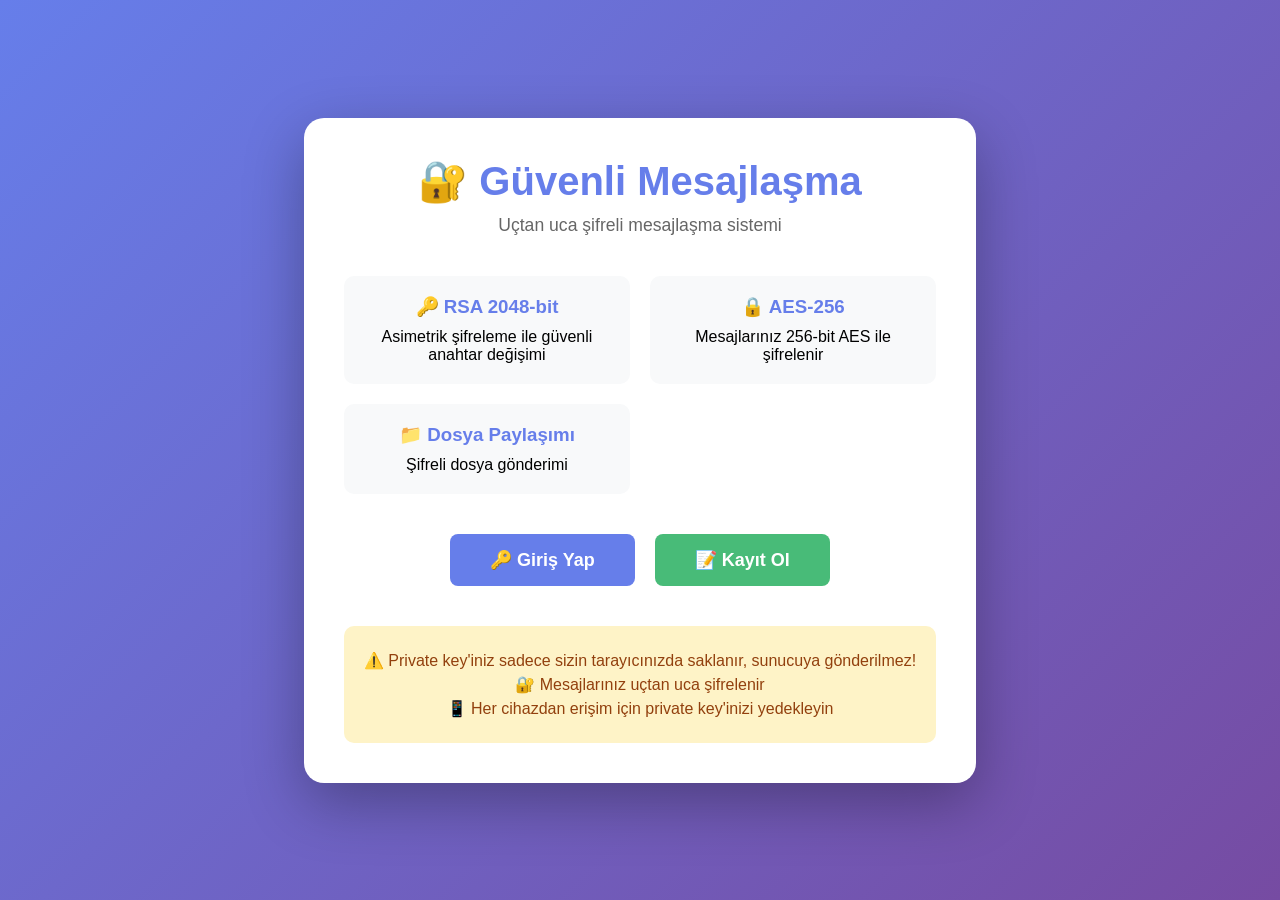
<file: templates/index.html>
<!DOCTYPE html>
<html lang="tr">
<head>
    <meta charset="UTF-8">
    <meta name="viewport" content="width=device-width, initial-scale=1.0">
    <title>Güvenli Mesajlaşma</title>
    <style>
        * {
            margin: 0;
            padding: 0;
            box-sizing: border-box;
        }

        body {
            font-family: -apple-system, BlinkMacSystemFont, 'Segoe UI', Roboto, Arial, sans-serif;
            background: linear-gradient(135deg, #667eea 0%, #764ba2 100%);
            min-height: 100vh;
            display: flex;
            align-items: center;
            justify-content: center;
        }

        .container {
            max-width: 800px;
            margin: 20px;
            padding: 40px;
            background: white;
            border-radius: 20px;
            box-shadow: 0 20px 60px rgba(0,0,0,0.3);
        }

        .header {
            text-align: center;
            margin-bottom: 40px;
        }

        .header h1 {
            color: #667eea;
            font-size: 2.5em;
            margin-bottom: 10px;
        }

        .header p {
            color: #666;
            font-size: 1.1em;
        }

        .features {
            display: grid;
            grid-template-columns: repeat(auto-fit, minmax(200px, 1fr));
            gap: 20px;
            margin: 40px 0;
        }

        .feature-card {
            padding: 20px;
            background: #f8f9fa;
            border-radius: 10px;
            text-align: center;
            transition: transform 0.3s;
        }

        .feature-card:hover {
            transform: translateY(-5px);
            box-shadow: 0 5px 15px rgba(102, 126, 234, 0.2);
        }

        .feature-card h3 {
            color: #667eea;
            margin-bottom: 10px;
        }

        .auth-buttons {
            display: flex;
            gap: 20px;
            justify-content: center;
            margin: 30px 0;
        }

        .btn {
            display: inline-block;
            padding: 15px 40px;
            border: none;
            border-radius: 8px;
            font-size: 18px;
            font-weight: 600;
            text-decoration: none;
            cursor: pointer;
            transition: transform 0.3s, box-shadow 0.3s;
        }

        .btn-primary {
            background: #667eea;
            color: white;
        }

        .btn-secondary {
            background: #48bb78;
            color: white;
        }

        .btn:hover {
            transform: translateY(-2px);
            box-shadow: 0 5px 15px rgba(102, 126, 234, 0.4);
        }

        .info {
            margin-top: 40px;
            padding: 20px;
            background: #fef3c7;
            border-radius: 10px;
            text-align: center;
            color: #92400e;
        }

        .info p {
            margin: 5px 0;
        }

        @media (max-width: 768px) {
            .container {
                margin: 10px;
                padding: 20px;
            }

            .features {
                grid-template-columns: 1fr;
            }

            .auth-buttons {
                flex-direction: column;
            }

            .btn {
                width: 100%;
                text-align: center;
            }
        }
    </style>
</head>
<body>
    <div class="container">
        <div class="header">
            <h1>🔐 Güvenli Mesajlaşma</h1>
            <p>Uçtan uca şifreli mesajlaşma sistemi</p>
        </div>

        <div class="features">
            <div class="feature-card">
                <h3>🔑 RSA 2048-bit</h3>
                <p>Asimetrik şifreleme ile güvenli anahtar değişimi</p>
            </div>
            <div class="feature-card">
                <h3>🔒 AES-256</h3>
                <p>Mesajlarınız 256-bit AES ile şifrelenir</p>
            </div>
            <div class="feature-card">
                <h3>📁 Dosya Paylaşımı</h3>
                <p>Şifreli dosya gönderimi</p>
            </div>
        </div>

        <div class="auth-buttons">
            <a href="/login" class="btn btn-primary">🔑 Giriş Yap</a>
            <a href="/register" class="btn btn-secondary">📝 Kayıt Ol</a>
        </div>

        <div class="info">
            <p>⚠️ Private key'iniz sadece sizin tarayıcınızda saklanır, sunucuya gönderilmez!</p>
            <p>🔐 Mesajlarınız uçtan uca şifrelenir</p>
            <p>📱 Her cihazdan erişim için private key'inizi yedekleyin</p>
        </div>
    </div>
</body>
</html>
</file>
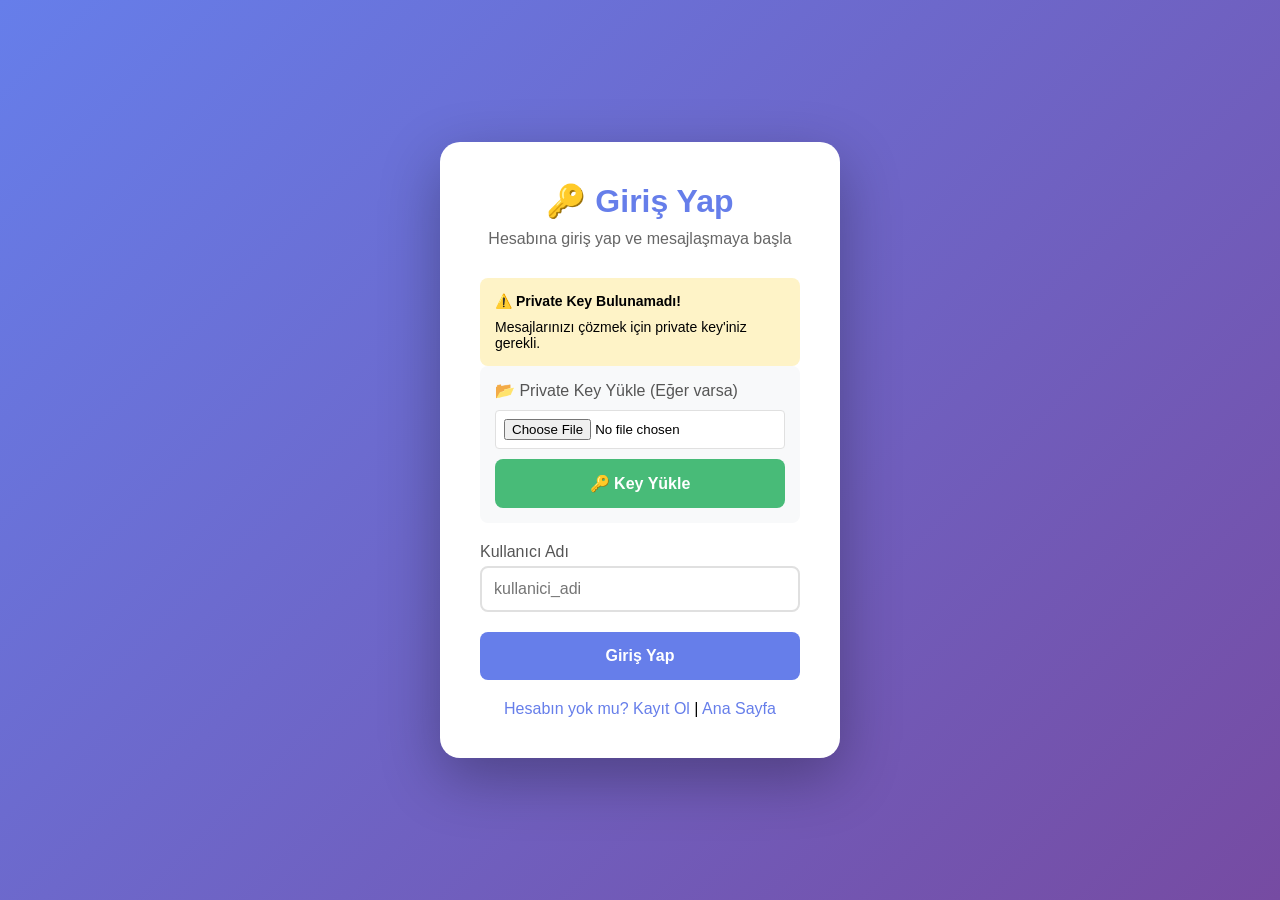
<file: templates/login.html>
<!DOCTYPE html>
<html lang="tr">
<head>
    <meta charset="UTF-8">
    <meta name="viewport" content="width=device-width, initial-scale=1.0">
    <title>Giriş Yap - Güvenli Mesajlaşma</title>
    <style>
        * {
            margin: 0;
            padding: 0;
            box-sizing: border-box;
        }

        body {
            font-family: -apple-system, BlinkMacSystemFont, 'Segoe UI', Roboto, Arial, sans-serif;
            background: linear-gradient(135deg, #667eea 0%, #764ba2 100%);
            min-height: 100vh;
            display: flex;
            align-items: center;
            justify-content: center;
        }

        .container {
            max-width: 400px;
            margin: 20px;
            padding: 40px;
            background: white;
            border-radius: 20px;
            box-shadow: 0 20px 60px rgba(0,0,0,0.3);
        }

        .header {
            text-align: center;
            margin-bottom: 30px;
        }

        .header h1 {
            color: #667eea;
            font-size: 2em;
            margin-bottom: 10px;
        }

        .header p {
            color: #666;
        }

        .form-group {
            margin-bottom: 20px;
        }

        .form-group label {
            display: block;
            margin-bottom: 5px;
            color: #555;
            font-weight: 500;
        }

        .form-group input {
            width: 100%;
            padding: 12px;
            border: 2px solid #e0e0e0;
            border-radius: 8px;
            font-size: 16px;
            transition: border-color 0.3s;
        }

        .form-group input:focus {
            outline: none;
            border-color: #667eea;
        }

        .btn {
            width: 100%;
            padding: 15px;
            border: none;
            border-radius: 8px;
            font-size: 16px;
            font-weight: 600;
            cursor: pointer;
            transition: transform 0.3s, opacity 0.3s;
        }

        .btn-primary {
            background: #667eea;
            color: white;
        }

        .btn-primary:hover {
            transform: translateY(-2px);
            box-shadow: 0 5px 15px rgba(102, 126, 234, 0.4);
        }

        .btn-secondary {
            background: #48bb78;
            color: white;
            margin-top: 10px;
        }

        .btn-secondary:hover {
            transform: translateY(-2px);
            box-shadow: 0 5px 15px rgba(72, 187, 120, 0.4);
        }

        .auth-links {
            text-align: center;
            margin-top: 20px;
        }

        .auth-links a {
            color: #667eea;
            text-decoration: none;
        }

        .auth-links a:hover {
            text-decoration: underline;
        }

        .error-message {
            margin-top: 20px;
            padding: 12px;
            background: #fee2e2;
            color: #991b1b;
            border-radius: 8px;
            text-align: center;
        }

        .success-message {
            margin-top: 20px;
            padding: 12px;
            background: #dcfce7;
            color: #166534;
            border-radius: 8px;
            text-align: center;
        }

        .warning-box {
            margin-top: 20px;
            padding: 15px;
            background: #fef3c7;
            border-radius: 8px;
            font-size: 14px;
        }

        .file-input-group {
            margin-bottom: 20px;
            padding: 15px;
            background: #f8f9fa;
            border-radius: 8px;
        }

        .file-input-group label {
            display: block;
            margin-bottom: 10px;
            color: #555;
            font-weight: 500;
        }

        .file-input-group input[type="file"] {
            width: 100%;
            padding: 8px;
            border: 1px solid #e0e0e0;
            border-radius: 4px;
            background: white;
        }
    </style>
</head>
<body>
    <div class="container">
        <div class="header">
            <h1>🔑 Giriş Yap</h1>
            <p>Hesabına giriş yap ve mesajlaşmaya başla</p>
        </div>

        <div class="warning-box" id="keyWarning" style="display: none;">
            <strong>⚠️ Private Key Bulunamadı!</strong>
            <p style="margin-top: 10px;">Mesajlarınızı çözmek için private key'iniz gerekli.</p>
        </div>

        <div class="file-input-group">
            <label>📂 Private Key Yükle (Eğer varsa)</label>
            <input type="file" id="privateKeyFile" accept=".pem,.txt,.key">
            <button id="loadPrivateKey" class="btn btn-secondary" style="margin-top: 10px;">🔑 Key Yükle</button>
        </div>

        <form id="loginForm">
            <div class="form-group">
                <label for="username">Kullanıcı Adı</label>
                <input type="text" id="username" name="username" required placeholder="kullanici_adi">
            </div>

            <button type="submit" class="btn btn-primary">Giriş Yap</button>
        </form>

        <div class="auth-links">
            <a href="/register">Hesabın yok mu? Kayıt Ol</a> |
            <a href="/">Ana Sayfa</a>
        </div>

        <div id="message" class="error-message" style="display: none;"></div>
    </div>

    <script>
        (function() {
            'use strict';

            const loginForm = document.getElementById('loginForm');
            const usernameInput = document.getElementById('username');
            const privateKeyFile = document.getElementById('privateKeyFile');
            const loadPrivateKeyBtn = document.getElementById('loadPrivateKey');
            const keyWarning = document.getElementById('keyWarning');
            const messageDiv = document.getElementById('message');

            // Sayfa yüklendiğinde private key kontrolü
            function checkPrivateKey() {
                const privateKey = localStorage.getItem('privateKey');
                if (!privateKey) {
                    keyWarning.style.display = 'block';
                } else {
                    keyWarning.style.display = 'none';
                }
            }

            checkPrivateKey();

            // Private key yükle
            loadPrivateKeyBtn.addEventListener('click', function() {
                const file = privateKeyFile.files[0];
                if (!file) {
                    alert('❌ Lütfen bir dosya seçin!');
                    return;
                }

                const reader = new FileReader();
                reader.onload = function(e) {
                    const privateKey = e.target.result;

                    // Basit format kontrolü
                    if (!privateKey.includes('BEGIN') || !privateKey.includes('PRIVATE KEY')) {
                        if (!confirm('⚠️ Bu dosya geçerli bir private key gibi görünmüyor. Yine de yüklemek istiyor musunuz?')) {
                            return;
                        }
                    }

                    localStorage.setItem('privateKey', privateKey);

                    messageDiv.className = 'success-message';
                    messageDiv.textContent = '✅ Private key başarıyla yüklendi!';
                    messageDiv.style.display = 'block';

                    keyWarning.style.display = 'none';

                    setTimeout(() => {
                        messageDiv.style.display = 'none';
                    }, 3000);
                };

                reader.readAsText(file);
            });

            // Login form submit
            loginForm.addEventListener('submit', async function(e) {
                e.preventDefault();

                const username = usernameInput.value.trim();

                if (!username) {
                    messageDiv.className = 'error-message';
                    messageDiv.textContent = 'Kullanıcı adı gerekli!';
                    messageDiv.style.display = 'block';
                    return;
                }

                // Private key kontrolü (uyarı ama engel değil)
                const privateKey = localStorage.getItem('privateKey');
                if (!privateKey) {
                    const confirmLogin = confirm('⚠️ Private key bulunamadı!\n\nGiriş yaparsanız mesajları çözemezsiniz.\n\nDevam etmek istiyor musunuz?');
                    if (!confirmLogin) {
                        return;
                    }
                }

                console.log('📤 Giriş isteği gönderiliyor...');

                try {
                    const response = await fetch('/api/login', {
                        method: 'POST',
                        headers: {
                            'Content-Type': 'application/json'
                        },
                        body: JSON.stringify({username: username})
                    });

                    const data = await response.json();

                    if (response.ok) {
                        // Bilgileri kaydet
                        localStorage.setItem('token', data.token);
                        localStorage.setItem('userId', data.user_id);
                        localStorage.setItem('username', data.username);
                        localStorage.setItem('publicKey', data.public_key);

                        console.log('✅ Giriş başarılı');

                        // Private key kontrolü
                        if (!privateKey) {
                            alert(`
⚠️ PRIVATE KEY BULUNAMADI!

Mesajları görebilir ama ÇÖZEMEZSİNİZ!
Daha önce kayıt olduysanız private key dosyanızı yükleyin.

Yeni kullanıcıysanız önce kayıt olun.
                            `);
                            window.location.href = '/register';
                        } else {
                            window.location.href = '/chat';
                        }

                    } else {
                        messageDiv.className = 'error-message';
                        messageDiv.textContent = data.error || 'Giriş başarısız!';
                        messageDiv.style.display = 'block';
                    }

                } catch (error) {
                    console.error('❌ Bağlantı hatası:', error);
                    messageDiv.className = 'error-message';
                    messageDiv.textContent = 'Sunucuya bağlanılamadı!';
                    messageDiv.style.display = 'block';
                }
            });

        })();
    </script>
</body>
</html>
</file>
